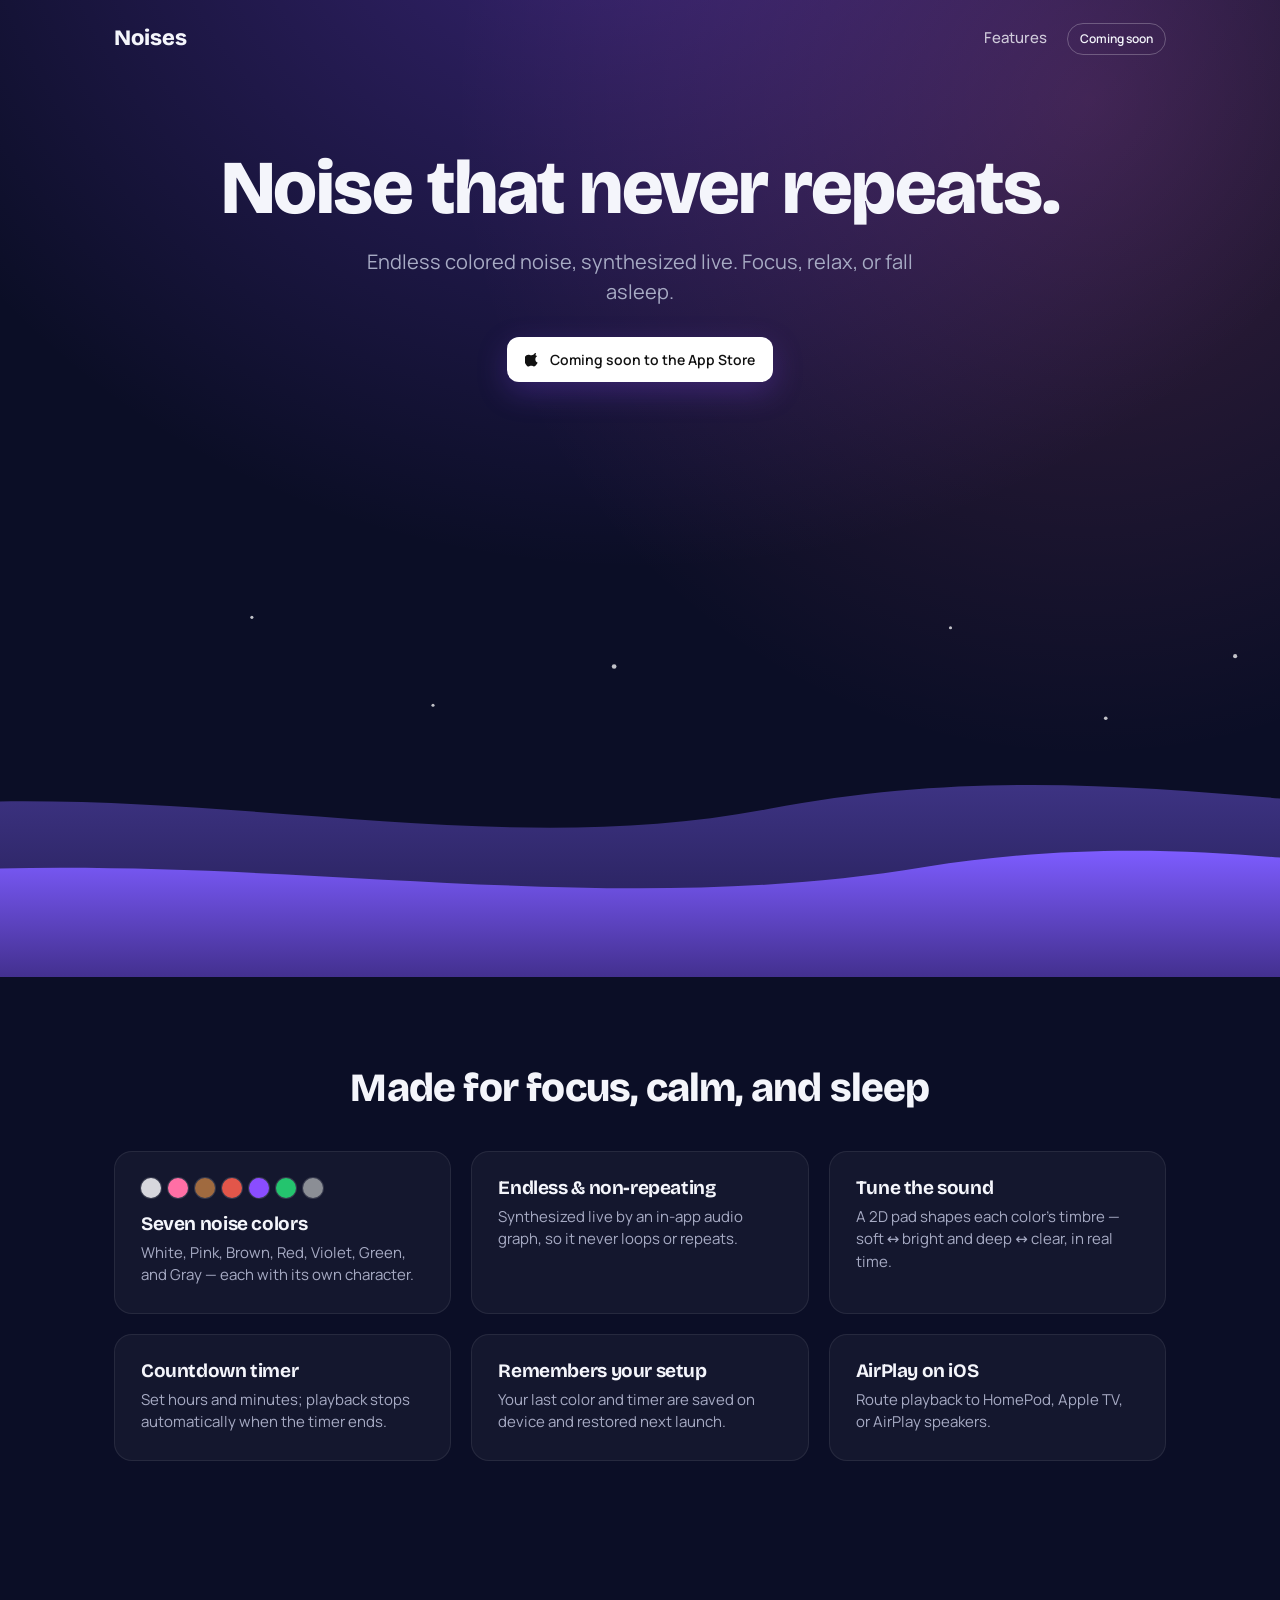
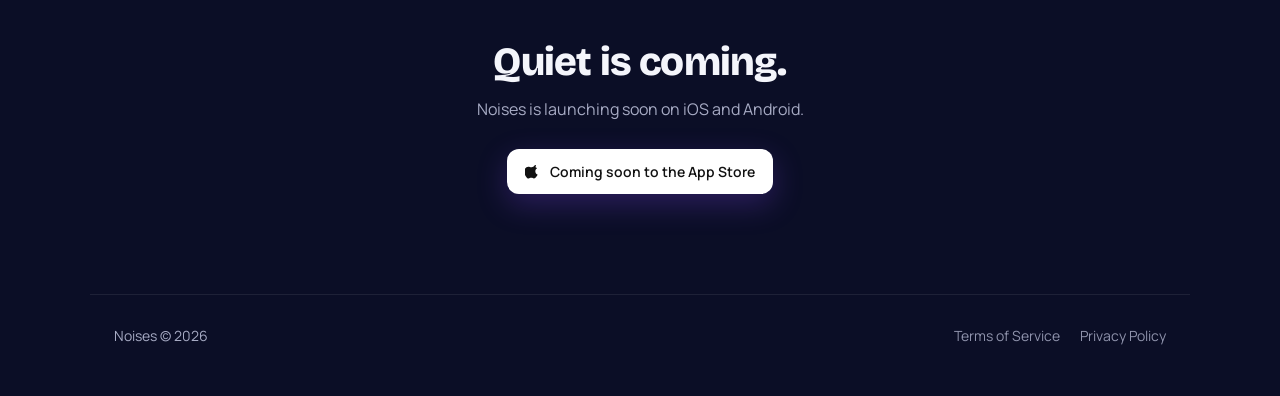
<file: index.html>
<!DOCTYPE html>
<html lang="en">
<head>
  <meta charset="UTF-8" />
  <meta name="viewport" content="width=device-width, initial-scale=1" />
  <title>Noises — Noise that never repeats</title>
  <meta name="description" content="Endless colored noise, synthesized live. Focus, relax, or fall asleep. Coming soon to the App Store." />
  <link rel="icon" type="image/png" href="favicon.png" />
  <link rel="apple-touch-icon" href="favicon.png" />
  <link rel="preconnect" href="https://fonts.googleapis.com" />
  <link rel="preconnect" href="https://fonts.gstatic.com" crossorigin />
  <link href="https://fonts.googleapis.com/css2?family=Bricolage+Grotesque:opsz,wght@12..96,600;12..96,800&family=Manrope:wght@400;500;600&display=swap" rel="stylesheet" />
  <link rel="stylesheet" href="styles.css" />
  <noscript>
    <style>.reveal { opacity: 1 !important; transform: none !important; }</style>
  </noscript>
</head>
<body>
  <header class="nav" id="top">
    <a class="wordmark" href="#top">Noises</a>
    <nav class="nav-links" aria-label="Primary">
      <a href="#features">Features</a>
      <span class="pill" aria-label="Coming soon">Coming soon</span>
    </nav>
  </header>
  <main>
    <section class="hero" aria-labelledby="hero-title">
      <div class="hero-inner">
        <h1 id="hero-title" class="reveal">Noise that never repeats.</h1>
        <p class="hero-sub reveal">Endless colored noise, synthesized live. Focus, relax, or fall asleep.</p>
        <span class="badge reveal" aria-label="Coming soon to the App Store">
          <svg width="16" height="16" viewBox="0 0 24 24" aria-hidden="true" fill="currentColor"><path d="M16.5 3c.1 1.2-.4 2.4-1.1 3.2-.8.9-2 1.6-3.2 1.5-.1-1.2.5-2.4 1.2-3.2.8-.9 2.1-1.5 3.1-1.5zM19 17.3c-.5 1.2-.8 1.7-1.5 2.7-1 1.5-2.4 3.3-4.1 3.3-1.5 0-1.9-1-4-1-2 0-2.5 1-4 1-1.7 0-3-1.6-4-3.1-2.8-4.2-3.1-9.1-1.4-11.7 1.2-1.9 3.1-3 4.9-3 1.8 0 2.9 1 4.4 1 1.4 0 2.3-1 4.4-1 1.6 0 3.3.9 4.5 2.4-4 2.2-3.3 7.9.3 9.4z"/></svg>
          Coming soon to the App Store
        </span>
      </div>
      <svg class="hero-art" viewBox="0 0 1440 320" preserveAspectRatio="xMidYMax slice" aria-hidden="true">
        <defs>
          <linearGradient id="hill-back" x1="0" y1="0" x2="0" y2="1">
            <stop offset="0" stop-color="#5847b5"/><stop offset="1" stop-color="#2a2060"/>
          </linearGradient>
          <linearGradient id="hill-front" x1="0" y1="0" x2="0" y2="1">
            <stop offset="0" stop-color="#7d5cff"/><stop offset="1" stop-color="#43308f"/>
          </linearGradient>
        </defs>
        <g class="stars">
          <circle cx="180" cy="70" r="1.6"/><circle cx="420" cy="42" r="1.2"/>
          <circle cx="700" cy="80" r="1.8"/><circle cx="960" cy="50" r="1.2"/>
          <circle cx="1180" cy="72" r="1.6"/><circle cx="1320" cy="40" r="1.2"/>
          <circle cx="90" cy="120" r="1.2"/><circle cx="560" cy="110" r="1.2"/>
          <circle cx="1080" cy="120" r="1.4"/>
        </g>
        <path class="hill hill-back" d="M0 210 C300 140 560 240 820 190 C1080 140 1280 210 1440 185 L1440 320 L0 320 Z" fill="url(#hill-back)" opacity=".65"/>
        <path class="hill hill-front" d="M0 255 C360 200 640 285 940 235 C1160 200 1300 250 1440 240 L1440 320 L0 320 Z" fill="url(#hill-front)"/>
      </svg>
    </section>
    <section class="features" id="features" aria-labelledby="features-title">
      <h2 id="features-title" class="section-title reveal">Made for focus, calm, and sleep</h2>
      <ul class="feature-grid">
        <li class="feature reveal">
          <div class="swatches" aria-hidden="true">
            <span style="background:#d7d7dd"></span><span style="background:#ff6fa5"></span>
            <span style="background:#a06a3f"></span><span style="background:#e2564a"></span>
            <span style="background:#8a4dff"></span><span style="background:#24c46e"></span>
            <span style="background:#8b8e95"></span>
          </div>
          <h3>Seven noise colors</h3>
          <p>White, Pink, Brown, Red, Violet, Green, and Gray — each with its own character.</p>
        </li>
        <li class="feature reveal">
          <h3>Endless &amp; non-repeating</h3>
          <p>Synthesized live by an in-app audio graph, so it never loops or repeats.</p>
        </li>
        <li class="feature reveal">
          <h3>Tune the sound</h3>
          <p>A 2D pad shapes each color's timbre — soft ↔ bright and deep ↔ clear, in real time.</p>
        </li>
        <li class="feature reveal">
          <h3>Countdown timer</h3>
          <p>Set hours and minutes; playback stops automatically when the timer ends.</p>
        </li>
        <li class="feature reveal">
          <h3>Remembers your setup</h3>
          <p>Your last color and timer are saved on device and restored next launch.</p>
        </li>
        <li class="feature reveal">
          <h3>AirPlay on iOS</h3>
          <p>Route playback to HomePod, Apple TV, or AirPlay speakers.</p>
        </li>
      </ul>
    </section>
    <section class="cta" aria-labelledby="cta-title">
      <h2 id="cta-title" class="section-title reveal">Quiet is coming.</h2>
      <p class="cta-sub reveal">Noises is launching soon on iOS and Android.</p>
      <span class="badge reveal" aria-label="Coming soon to the App Store">
        <svg width="16" height="16" viewBox="0 0 24 24" aria-hidden="true" fill="currentColor"><path d="M16.5 3c.1 1.2-.4 2.4-1.1 3.2-.8.9-2 1.6-3.2 1.5-.1-1.2.5-2.4 1.2-3.2.8-.9 2.1-1.5 3.1-1.5zM19 17.3c-.5 1.2-.8 1.7-1.5 2.7-1 1.5-2.4 3.3-4.1 3.3-1.5 0-1.9-1-4-1-2 0-2.5 1-4 1-1.7 0-3-1.6-4-3.1-2.8-4.2-3.1-9.1-1.4-11.7 1.2-1.9 3.1-3 4.9-3 1.8 0 2.9 1 4.4 1 1.4 0 2.3-1 4.4-1 1.6 0 3.3.9 4.5 2.4-4 2.2-3.3 7.9.3 9.4z"/></svg>
        Coming soon to the App Store
      </span>
    </section>
  </main>
  <footer class="footer">
    <p>Noises © 2026</p>
    <nav class="footer-links" aria-label="Legal">
      <a href="terms.html">Terms of Service</a>
      <a href="privacy.html">Privacy Policy</a>
    </nav>
  </footer>
  <script src="main.js" defer></script>
</body>
</html>
</file>
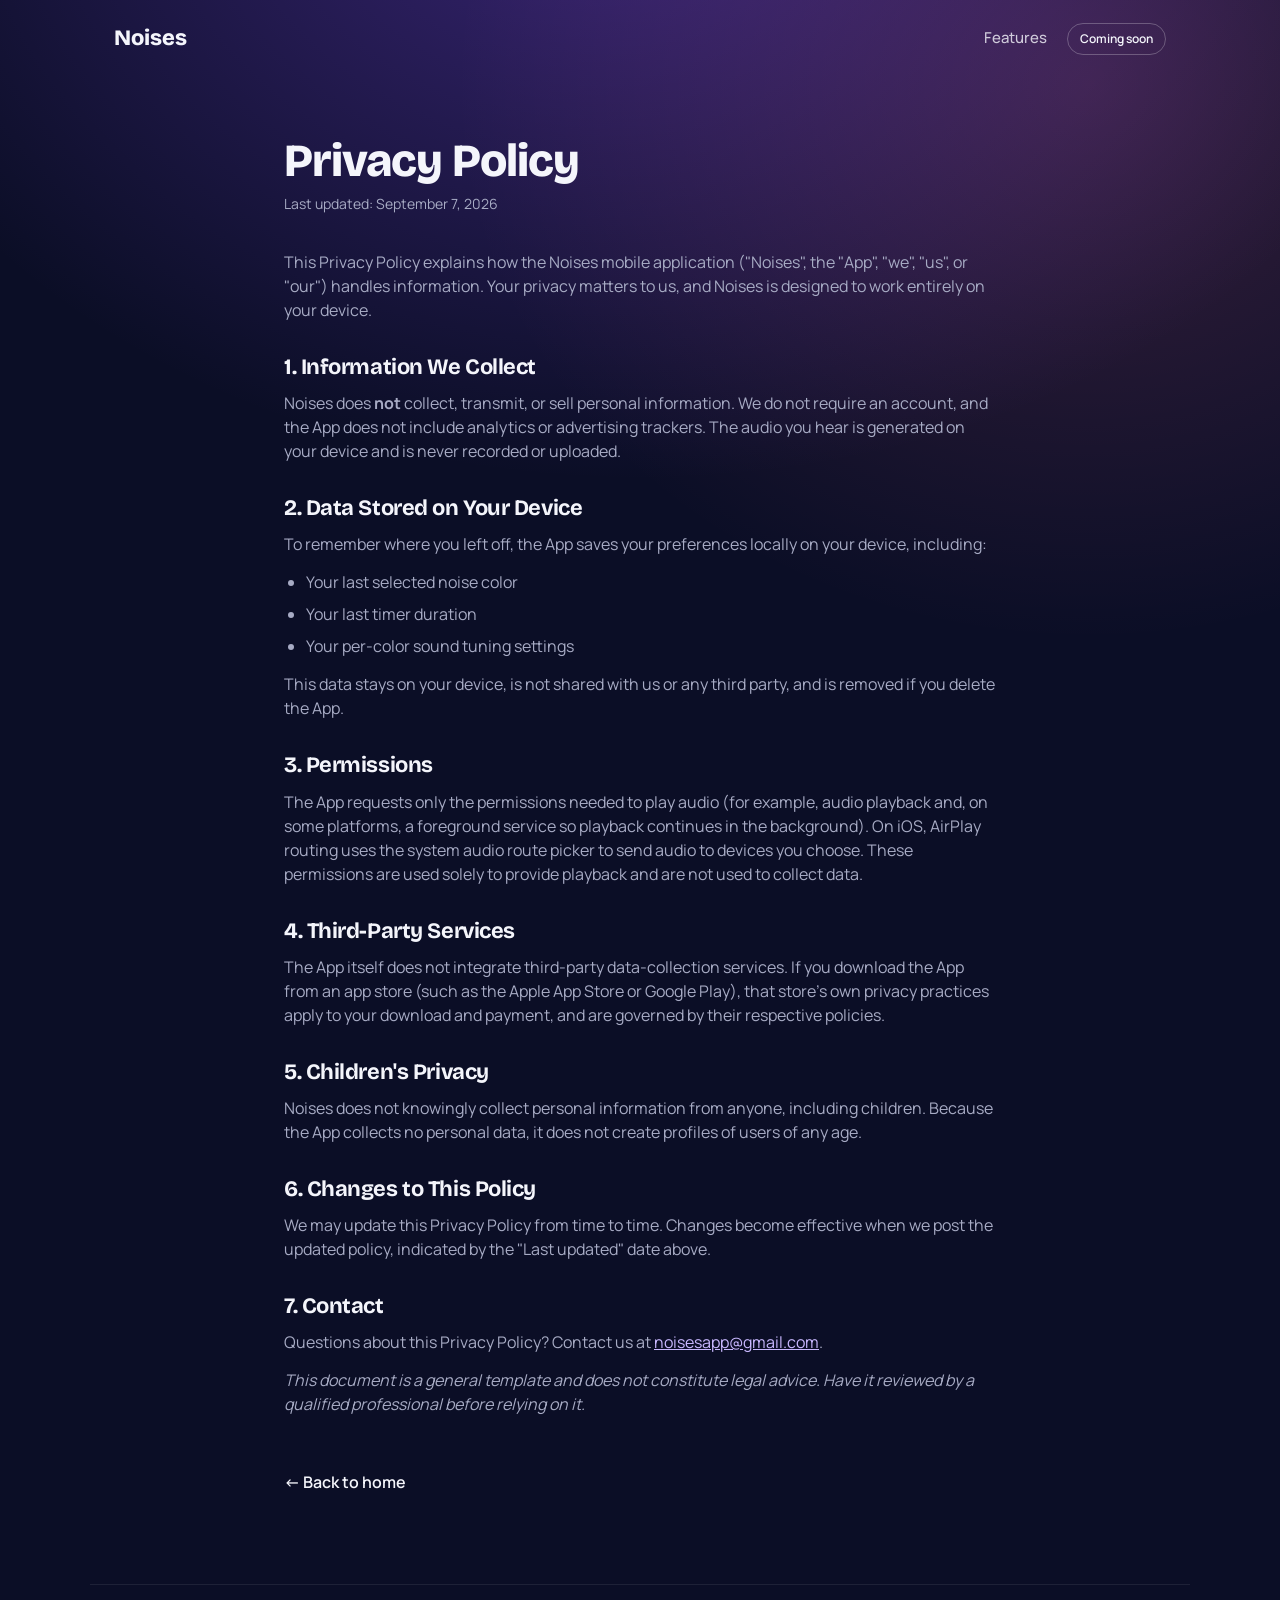
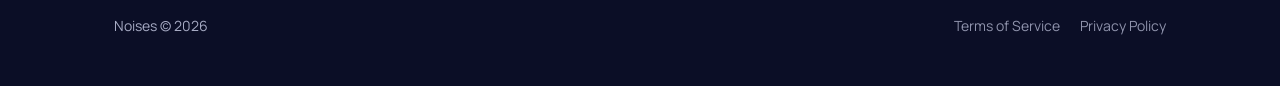
<file: privacy.html>
<!DOCTYPE html>
<html lang="en">
<head>
  <meta charset="UTF-8" />
  <meta name="viewport" content="width=device-width, initial-scale=1" />
  <title>Privacy Policy — Noises</title>
  <meta name="description" content="Privacy Policy for the Noises app." />
  <link rel="icon" type="image/png" href="favicon.png" />
  <link rel="apple-touch-icon" href="favicon.png" />
  <link rel="preconnect" href="https://fonts.googleapis.com" />
  <link rel="preconnect" href="https://fonts.gstatic.com" crossorigin />
  <link href="https://fonts.googleapis.com/css2?family=Bricolage+Grotesque:opsz,wght@12..96,600;12..96,800&family=Manrope:wght@400;500;600&display=swap" rel="stylesheet" />
  <link rel="stylesheet" href="styles.css" />
</head>
<body>
  <header class="nav" id="top">
    <a class="wordmark" href="index.html">Noises</a>
    <nav class="nav-links" aria-label="Primary">
      <a href="index.html#features">Features</a>
      <span class="pill" aria-label="Coming soon">Coming soon</span>
    </nav>
  </header>
  <main class="legal">
    <h1>Privacy Policy</h1>
    <p class="updated">Last updated: September 7, 2026</p>

    <p>This Privacy Policy explains how the Noises mobile application ("Noises", the "App", "we", "us", or "our") handles information. Your privacy matters to us, and Noises is designed to work entirely on your device.</p>

    <h2>1. Information We Collect</h2>
    <p>Noises does <strong>not</strong> collect, transmit, or sell personal information. We do not require an account, and the App does not include analytics or advertising trackers. The audio you hear is generated on your device and is never recorded or uploaded.</p>

    <h2>2. Data Stored on Your Device</h2>
    <p>To remember where you left off, the App saves your preferences locally on your device, including:</p>
    <ul>
      <li>Your last selected noise color</li>
      <li>Your last timer duration</li>
      <li>Your per-color sound tuning settings</li>
    </ul>
    <p>This data stays on your device, is not shared with us or any third party, and is removed if you delete the App.</p>

    <h2>3. Permissions</h2>
    <p>The App requests only the permissions needed to play audio (for example, audio playback and, on some platforms, a foreground service so playback continues in the background). On iOS, AirPlay routing uses the system audio route picker to send audio to devices you choose. These permissions are used solely to provide playback and are not used to collect data.</p>

    <h2>4. Third-Party Services</h2>
    <p>The App itself does not integrate third-party data-collection services. If you download the App from an app store (such as the Apple App Store or Google Play), that store's own privacy practices apply to your download and payment, and are governed by their respective policies.</p>

    <h2>5. Children's Privacy</h2>
    <p>Noises does not knowingly collect personal information from anyone, including children. Because the App collects no personal data, it does not create profiles of users of any age.</p>

    <h2>6. Changes to This Policy</h2>
    <p>We may update this Privacy Policy from time to time. Changes become effective when we post the updated policy, indicated by the "Last updated" date above.</p>

    <h2>7. Contact</h2>
    <p>Questions about this Privacy Policy? Contact us at <a href="mailto:noisesapp@gmail.com">noisesapp@gmail.com</a>.</p>

    <p><em>This document is a general template and does not constitute legal advice. Have it reviewed by a qualified professional before relying on it.</em></p>

    <a class="back" href="index.html">← Back to home</a>
  </main>
  <footer class="footer">
    <p>Noises © 2026</p>
    <nav class="footer-links" aria-label="Legal">
      <a href="terms.html">Terms of Service</a>
      <a href="privacy.html">Privacy Policy</a>
    </nav>
  </footer>
</body>
</html>
</file>
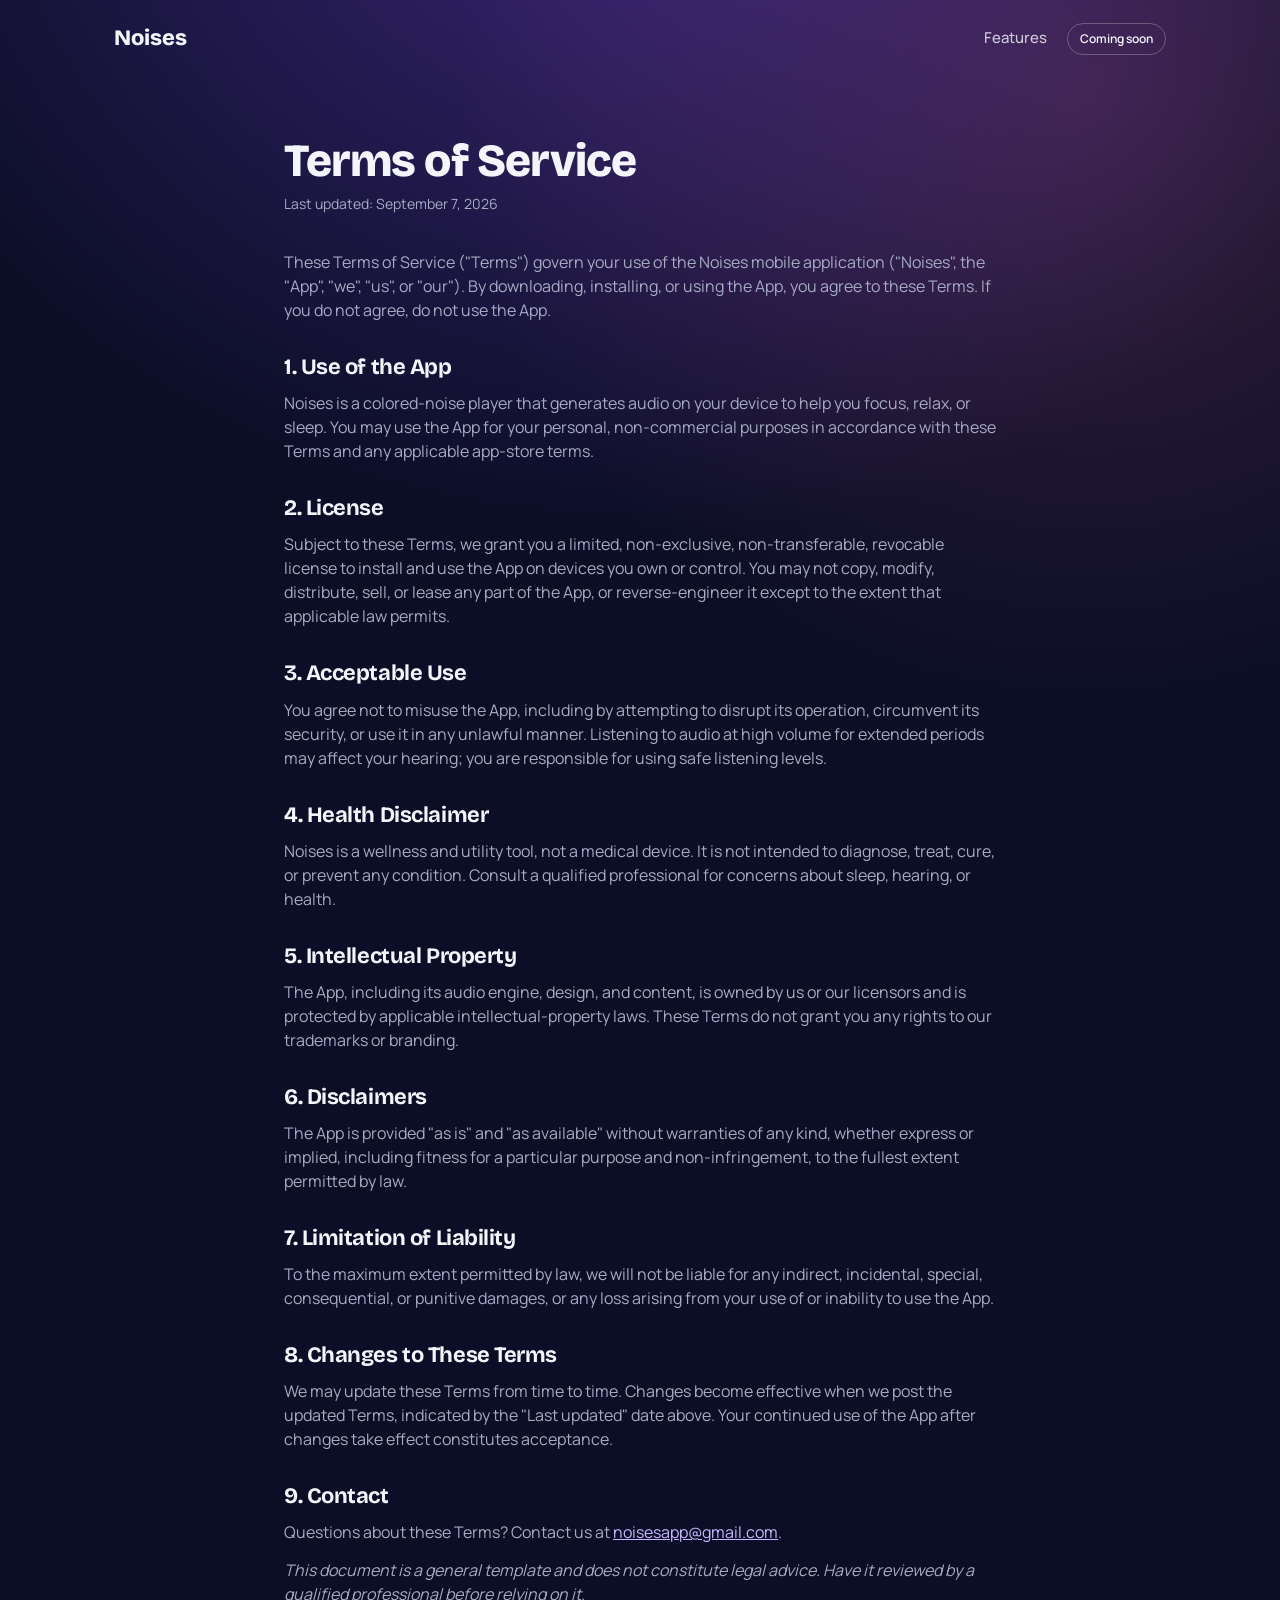
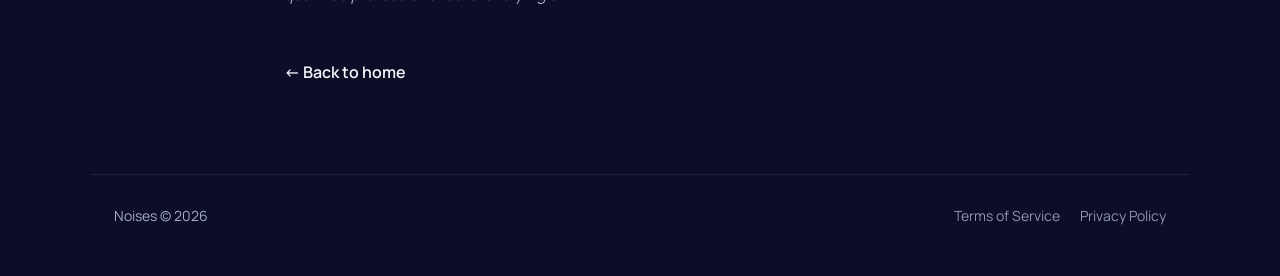
<file: terms.html>
<!DOCTYPE html>
<html lang="en">
<head>
  <meta charset="UTF-8" />
  <meta name="viewport" content="width=device-width, initial-scale=1" />
  <title>Terms of Service — Noises</title>
  <meta name="description" content="Terms of Service for the Noises app." />
  <link rel="icon" type="image/png" href="favicon.png" />
  <link rel="apple-touch-icon" href="favicon.png" />
  <link rel="preconnect" href="https://fonts.googleapis.com" />
  <link rel="preconnect" href="https://fonts.gstatic.com" crossorigin />
  <link href="https://fonts.googleapis.com/css2?family=Bricolage+Grotesque:opsz,wght@12..96,600;12..96,800&family=Manrope:wght@400;500;600&display=swap" rel="stylesheet" />
  <link rel="stylesheet" href="styles.css" />
</head>
<body>
  <header class="nav" id="top">
    <a class="wordmark" href="index.html">Noises</a>
    <nav class="nav-links" aria-label="Primary">
      <a href="index.html#features">Features</a>
      <span class="pill" aria-label="Coming soon">Coming soon</span>
    </nav>
  </header>
  <main class="legal">
    <h1>Terms of Service</h1>
    <p class="updated">Last updated: September 7, 2026</p>

    <p>These Terms of Service ("Terms") govern your use of the Noises mobile application ("Noises", the "App", "we", "us", or "our"). By downloading, installing, or using the App, you agree to these Terms. If you do not agree, do not use the App.</p>

    <h2>1. Use of the App</h2>
    <p>Noises is a colored-noise player that generates audio on your device to help you focus, relax, or sleep. You may use the App for your personal, non-commercial purposes in accordance with these Terms and any applicable app-store terms.</p>

    <h2>2. License</h2>
    <p>Subject to these Terms, we grant you a limited, non-exclusive, non-transferable, revocable license to install and use the App on devices you own or control. You may not copy, modify, distribute, sell, or lease any part of the App, or reverse-engineer it except to the extent that applicable law permits.</p>

    <h2>3. Acceptable Use</h2>
    <p>You agree not to misuse the App, including by attempting to disrupt its operation, circumvent its security, or use it in any unlawful manner. Listening to audio at high volume for extended periods may affect your hearing; you are responsible for using safe listening levels.</p>

    <h2>4. Health Disclaimer</h2>
    <p>Noises is a wellness and utility tool, not a medical device. It is not intended to diagnose, treat, cure, or prevent any condition. Consult a qualified professional for concerns about sleep, hearing, or health.</p>

    <h2>5. Intellectual Property</h2>
    <p>The App, including its audio engine, design, and content, is owned by us or our licensors and is protected by applicable intellectual-property laws. These Terms do not grant you any rights to our trademarks or branding.</p>

    <h2>6. Disclaimers</h2>
    <p>The App is provided "as is" and "as available" without warranties of any kind, whether express or implied, including fitness for a particular purpose and non-infringement, to the fullest extent permitted by law.</p>

    <h2>7. Limitation of Liability</h2>
    <p>To the maximum extent permitted by law, we will not be liable for any indirect, incidental, special, consequential, or punitive damages, or any loss arising from your use of or inability to use the App.</p>

    <h2>8. Changes to These Terms</h2>
    <p>We may update these Terms from time to time. Changes become effective when we post the updated Terms, indicated by the "Last updated" date above. Your continued use of the App after changes take effect constitutes acceptance.</p>

    <h2>9. Contact</h2>
    <p>Questions about these Terms? Contact us at <a href="mailto:noisesapp@gmail.com">noisesapp@gmail.com</a>.</p>

    <p><em>This document is a general template and does not constitute legal advice. Have it reviewed by a qualified professional before relying on it.</em></p>

    <a class="back" href="index.html">← Back to home</a>
  </main>
  <footer class="footer">
    <p>Noises © 2026</p>
    <nav class="footer-links" aria-label="Legal">
      <a href="terms.html">Terms of Service</a>
      <a href="privacy.html">Privacy Policy</a>
    </nav>
  </footer>
</body>
</html>
</file>
<file: styles.css>
:root {
  --bg: #0b0e26;
  --bg-2: #08091a;
  --violet: #8a4dff;
  --pink: #ff6fa5;
  --text: #f4f5fb;
  --muted: #a7abc4;
  --maxw: 1100px;
  --font-display: "Bricolage Grotesque", system-ui, sans-serif;
  --font-body: "Manrope", system-ui, sans-serif;
}
* { box-sizing: border-box; margin: 0; padding: 0; }
html { scroll-behavior: smooth; }
body {
  font-family: var(--font-body);
  color: var(--text);
  background:
    radial-gradient(120% 70% at 50% -10%, rgba(138,77,255,.38), transparent 55%),
    radial-gradient(90% 60% at 85% 5%, rgba(255,111,165,.18), transparent 55%),
    var(--bg);
  min-height: 100vh;
  line-height: 1.5;
  -webkit-font-smoothing: antialiased;
}
h1, h2, h3 { font-family: var(--font-display); letter-spacing: -0.02em; line-height: 1.05; }
a { color: inherit; }
img, svg { display: block; }

/* Nav */
.nav {
  display: flex; align-items: center; justify-content: space-between;
  max-width: var(--maxw); margin: 0 auto; padding: 22px 24px;
}
.wordmark { font-family: var(--font-display); font-weight: 800; font-size: 22px; text-decoration: none; }
.nav-links { display: flex; align-items: center; gap: 20px; }
.nav-links a { text-decoration: none; font-weight: 500; font-size: 15px; opacity: .8; }
.nav-links a:hover { opacity: 1; }
.nav-links a:focus-visible, .wordmark:focus-visible, .footer a:focus-visible { outline: 2px solid var(--violet); outline-offset: 3px; border-radius: 4px; }
.pill {
  font-size: 12px; font-weight: 600; padding: 6px 12px; border-radius: 999px;
  border: 1px solid rgba(255,255,255,.25); color: var(--text);
}

/* Hero */
.hero { position: relative; overflow: hidden; min-height: 100vh; min-height: 100svh; display: flex; flex-direction: column; }
.hero-inner {
  max-width: var(--maxw); margin: 0 auto; padding: 8vh 24px 0; text-align: center;
  position: relative; z-index: 2;
}
.hero h1 { font-size: clamp(38px, 7vw, 76px); font-weight: 800; }
.hero-sub { margin: 18px auto 30px; max-width: 560px; font-size: clamp(16px, 2.2vw, 20px); color: var(--muted); }

/* Badge (shared) */
.badge {
  display: inline-flex; align-items: center; gap: 9px;
  background: #fff; color: #111; font-weight: 600; font-size: 14px;
  padding: 12px 18px; border-radius: 12px;
  box-shadow: 0 10px 30px rgba(138,77,255,.25);
}

/* Hero illustration */
.hero-art { position: absolute; bottom: 0; left: 0; width: 100%; height: 46vh; min-height: 220px; z-index: 1; }
.hero-art .stars circle { fill: #fff; opacity: .75; }

/* Shared section title */
.section-title { text-align: center; font-size: clamp(26px, 4vw, 40px); font-weight: 800; }

/* Features */
.features { max-width: var(--maxw); margin: 0 auto; padding: 90px 24px; }
.features .section-title { margin-bottom: 42px; }
.feature-grid { list-style: none; display: grid; grid-template-columns: repeat(3, 1fr); gap: 20px; }
.feature {
  background: rgba(255,255,255,.04); border: 1px solid rgba(255,255,255,.08);
  border-radius: 18px; padding: 26px;
}
.feature h3 { font-size: 19px; margin-bottom: 8px; }
.feature p { color: var(--muted); font-size: 15px; }
.swatches { display: flex; gap: 7px; margin-bottom: 16px; }
.swatches span { width: 20px; height: 20px; border-radius: 50%; box-shadow: 0 0 0 1px rgba(255,255,255,.15); }

/* Closing CTA */
.cta { text-align: center; padding: 90px 24px 100px; }
.cta-sub { color: var(--muted); margin: 14px auto 28px; max-width: 460px; }

/* Footer */
.footer {
  max-width: var(--maxw); margin: 0 auto; padding: 30px 24px 50px;
  display: flex; align-items: center; justify-content: space-between;
  border-top: 1px solid rgba(255,255,255,.08); color: var(--muted); font-size: 14px;
}
.footer a { text-decoration: none; opacity: .85; }
.footer a:hover { opacity: 1; }

/* Scroll-reveal (JS adds .is-visible) */
.reveal { opacity: 0; transform: translateY(16px); transition: opacity .7s ease, transform .7s ease; }
.reveal.is-visible { opacity: 1; transform: none; }
.hero .reveal:nth-child(1) { transition-delay: .05s; }
.hero .reveal:nth-child(2) { transition-delay: .15s; }
.hero .reveal:nth-child(3) { transition-delay: .25s; }

/* Tablet */
@media (max-width: 860px) {
  .feature-grid { grid-template-columns: repeat(2, 1fr); }
}
/* Mobile */
@media (max-width: 560px) {
  .feature-grid { grid-template-columns: 1fr; }
  .nav { padding: 18px 18px; }
  .nav-links { gap: 12px; }
  .footer { flex-direction: column; gap: 10px; text-align: center; }
}

/* Respect reduced motion */
@media (prefers-reduced-motion: reduce) {
  html { scroll-behavior: auto; }
  .reveal { opacity: 1; transform: none; transition: none; }
}

/* Footer legal links */
.footer-links { display: flex; gap: 20px; }
.footer-links a { text-decoration: none; opacity: .85; }
.footer-links a:hover { opacity: 1; }
.footer-links a:focus-visible { outline: 2px solid var(--violet); outline-offset: 3px; border-radius: 4px; }

/* Legal pages (Terms / Privacy) */
.legal { max-width: 760px; margin: 0 auto; padding: 60px 24px 90px; }
.legal h1 { font-size: clamp(30px, 5vw, 46px); font-weight: 800; margin-bottom: 8px; }
.legal .updated { color: var(--muted); font-size: 14px; margin-bottom: 36px; }
.legal h2 { font-size: 22px; font-weight: 700; margin: 34px 0 12px; }
.legal p { color: var(--muted); margin-bottom: 14px; }
.legal ul { color: var(--muted); margin: 0 0 14px 22px; }
.legal li { margin-bottom: 8px; }
.legal a { color: #c9b8ff; text-decoration: underline; }
.legal .back { display: inline-block; margin-top: 40px; font-weight: 600; text-decoration: none; color: var(--text); }
.legal .back:hover { opacity: .85; }
</file>
